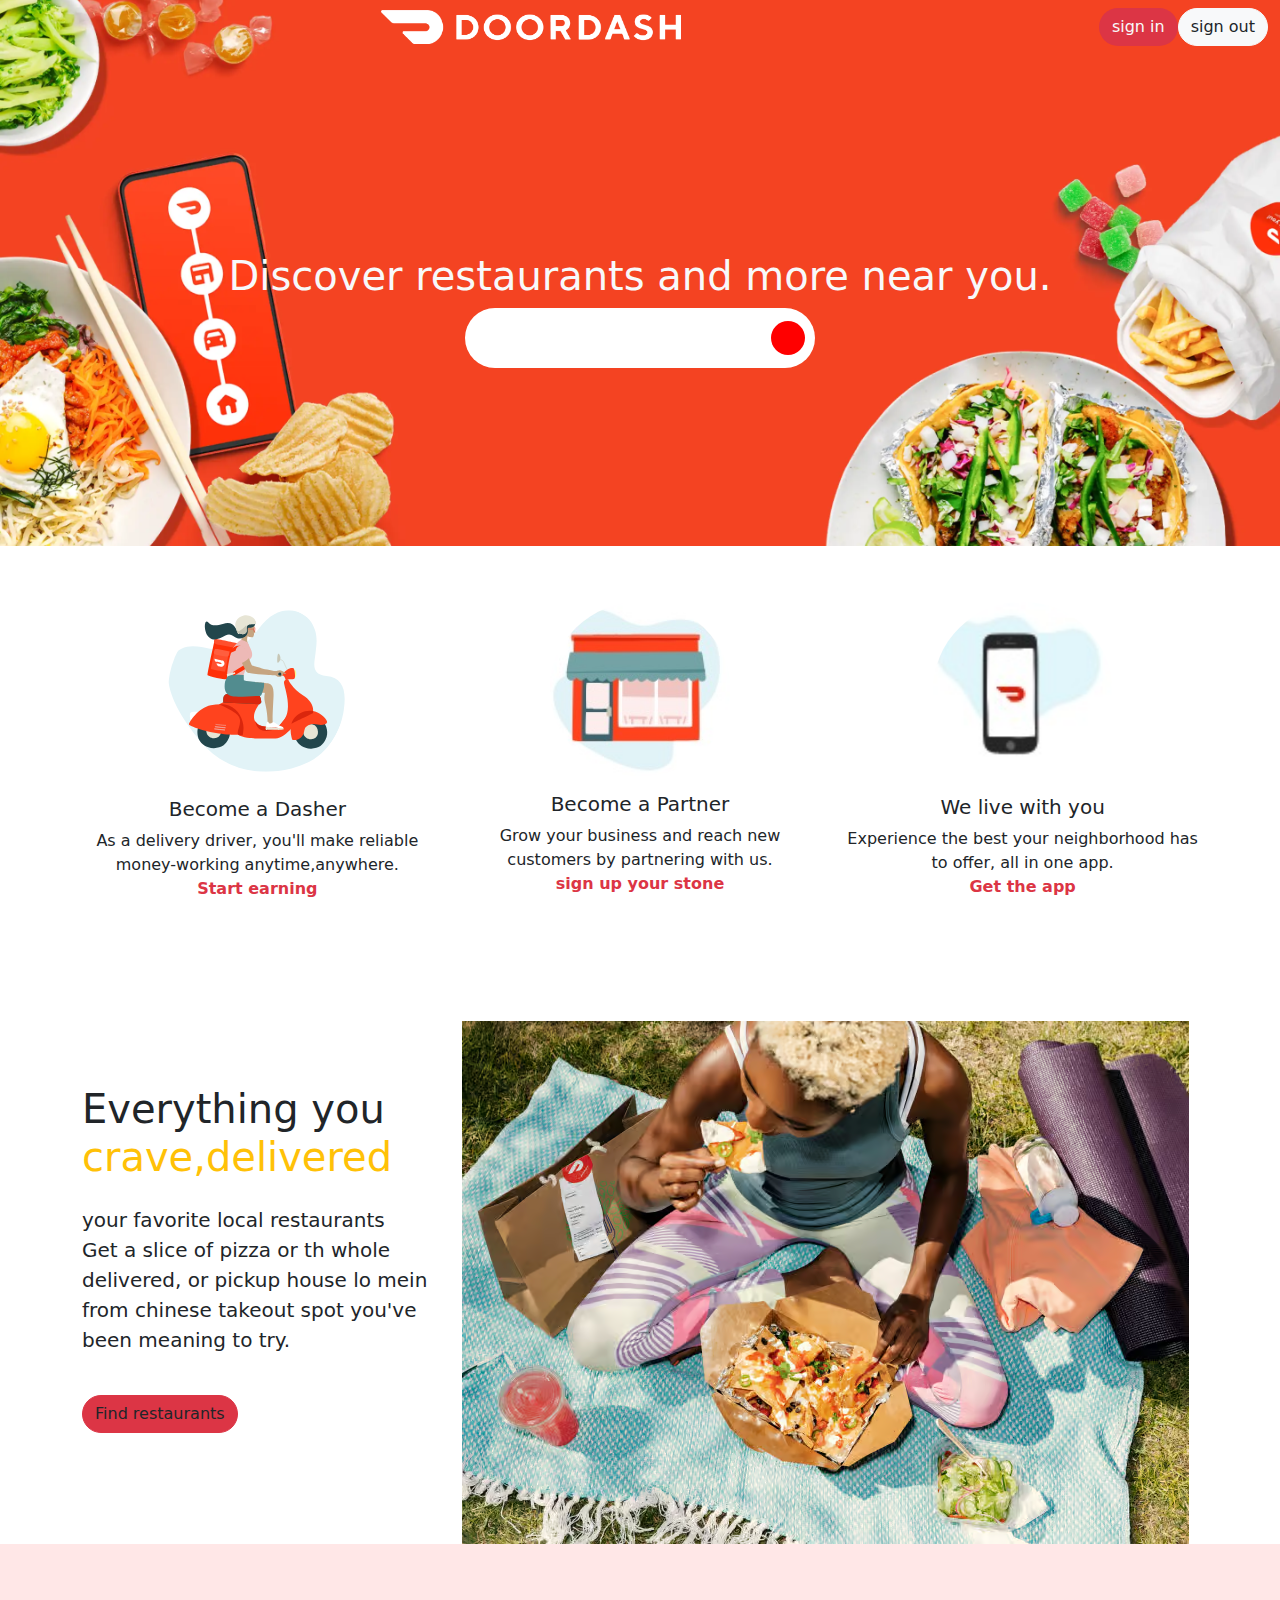
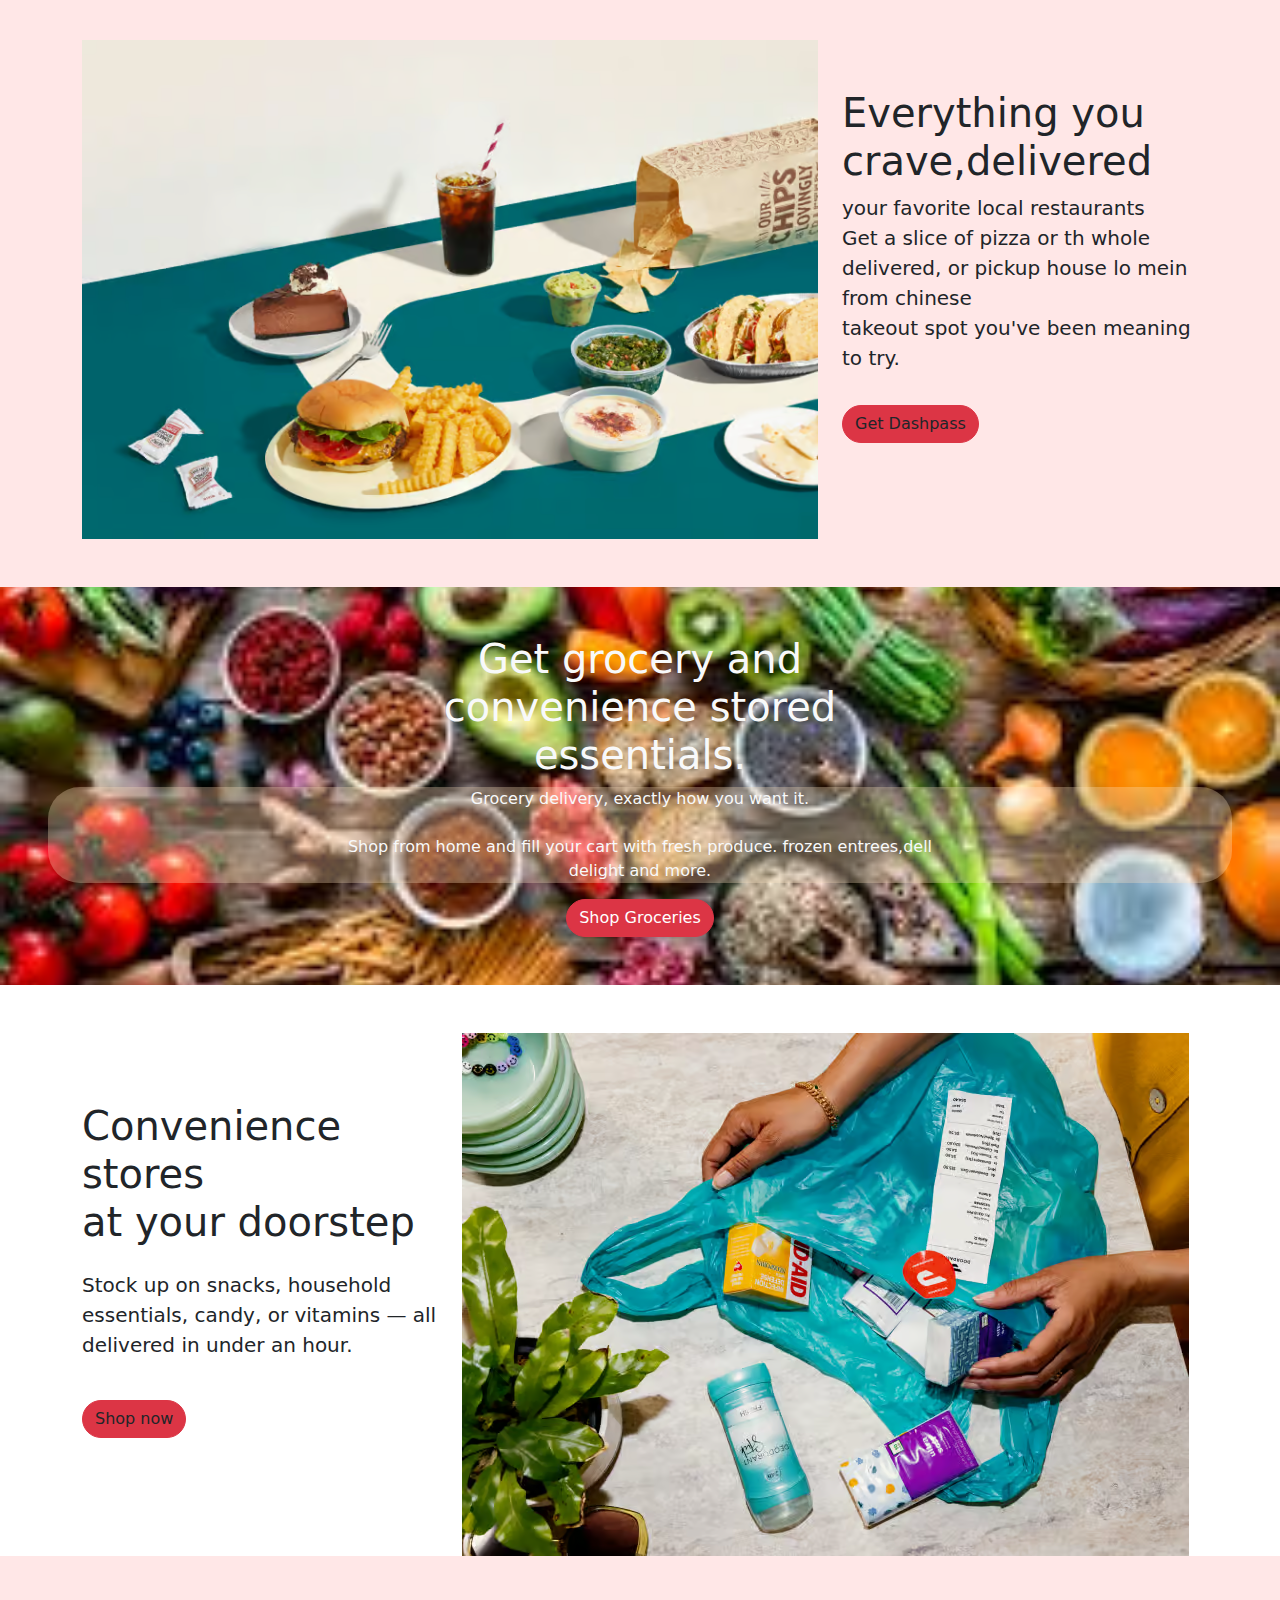
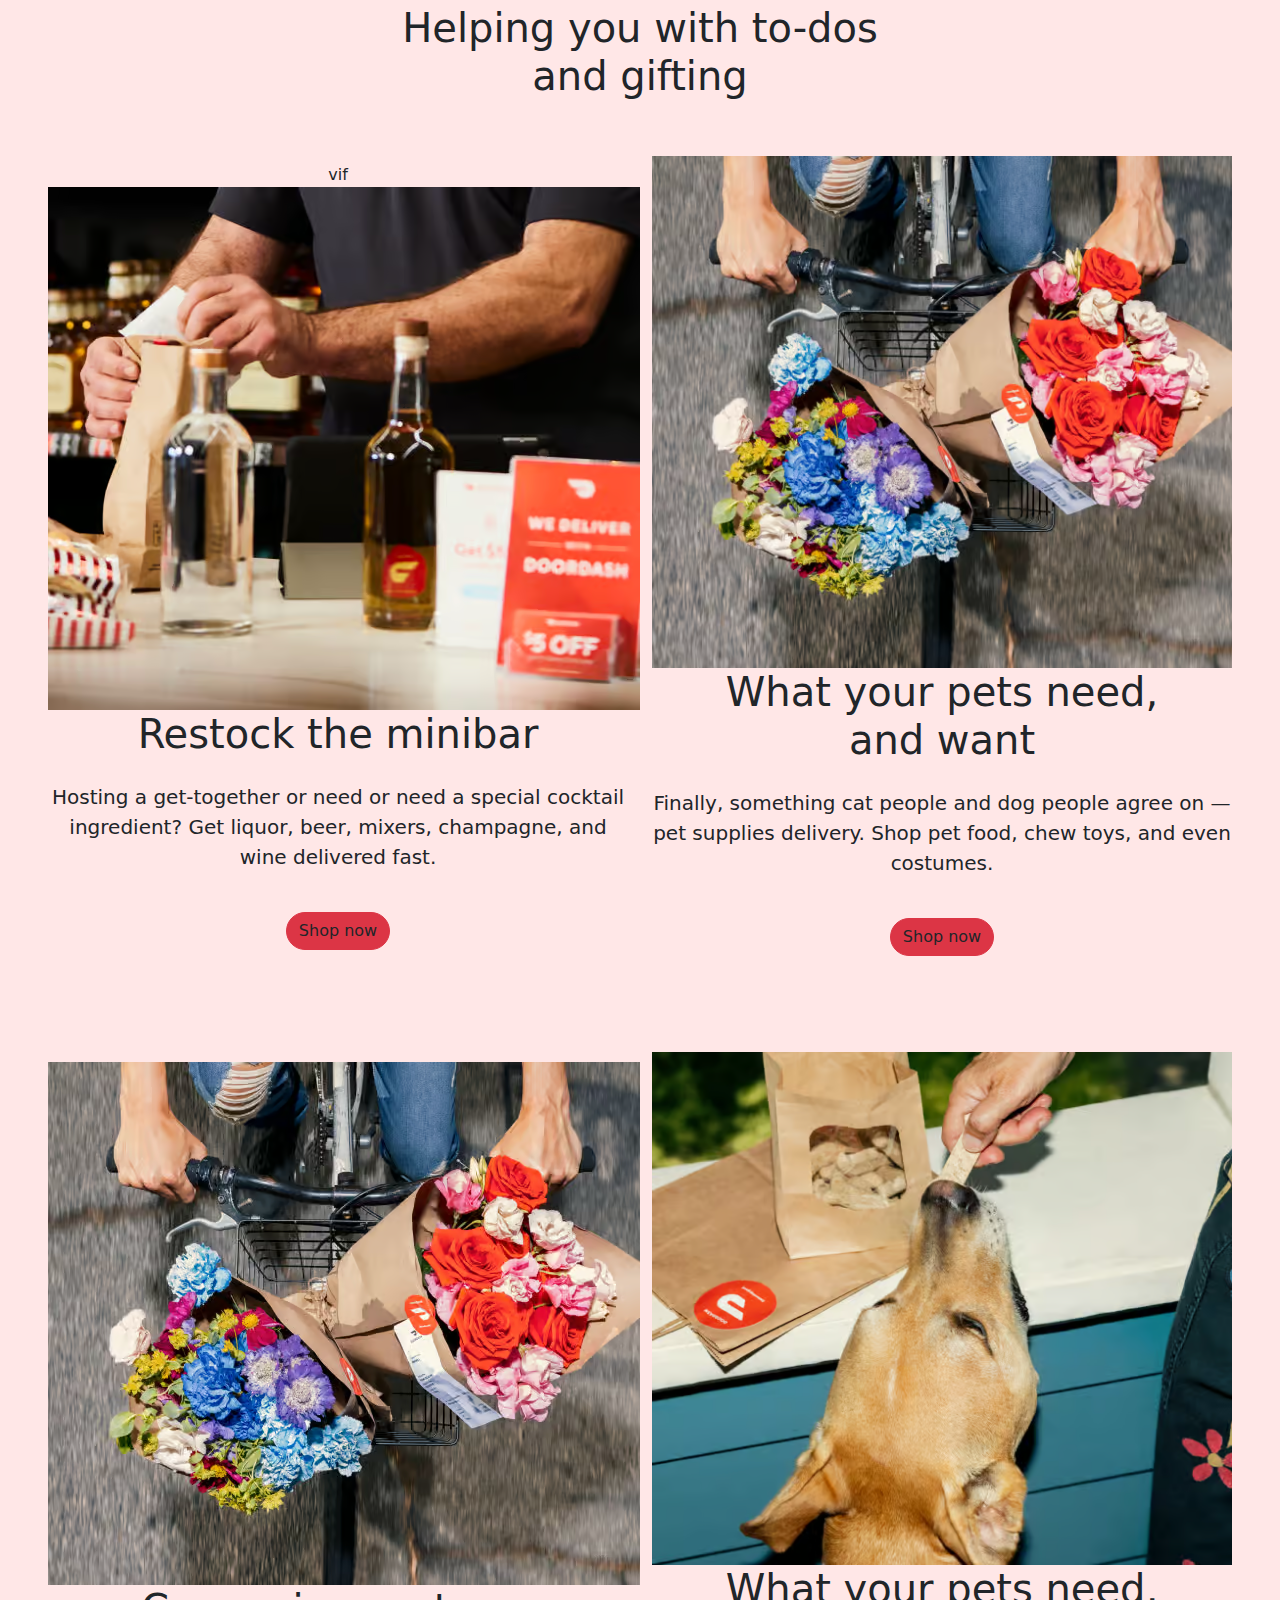
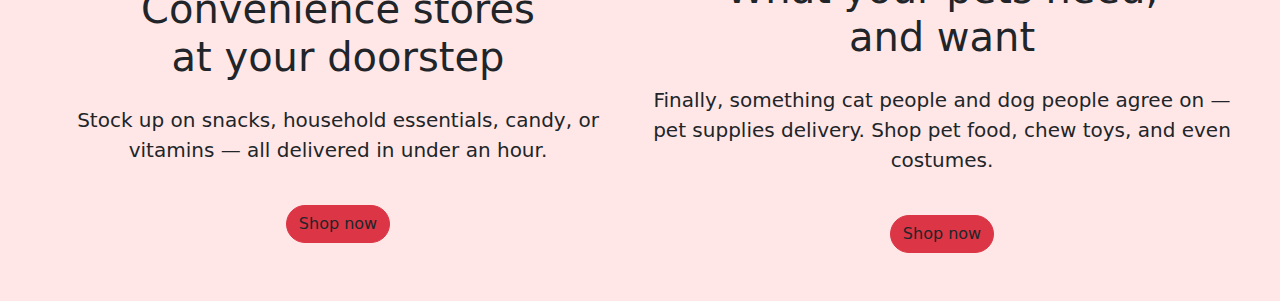
<file: index.html>
<!DOCTYPE html>
<html lang="en">
<head>
    <meta charset="UTF-8">
    <meta name="viewport" content="width=device-width, initial-scale=1.0">
    <title>doordash website</title>
    <link href="https://cdn.jsdelivr.net/npm/bootstrap@5.3.2/dist/css/bootstrap.min.css" rel="stylesheet" integrity="sha384-T3c6CoIi6uLrA9TneNEoa7RxnatzjcDSCmG1MXxSR1GAsXEV/Dwwykc2MPK8M2HN" crossorigin="anonymous">
    <link rel="stylesheet" href="/css/bootstrap.min.css">
    <link rel="stylesheet" href="/style.css">
    <link rel="stylesheet" href="https://cdnjs.cloudflare.com/ajax/libs/font-awesome/6.5.0/css/all.min.css" integrity="sha512-Avb2QiuDEEvB4bZJYdft2mNjVShBftLdPG8FJ0V7irTLQ8Uo0qcPxh4Plq7G5tGm0rU+1SPhVotteLpBERwTkw==" crossorigin="anonymous" referrerpolicy="no-referrer" />
</head>
<body>
    <!-- navbar and hero starts here -->
    <section class="navbar2">
        <div class="navbar1">
            <nav class="navbar navbar-expand-lg bg-sm-light bg-none">
                <div class="container-fluid sm-d-none navc">
                    <div>
                        <p></p>
                    </div>
                  <img src="/images/new2.png" class="m-lg-auto d-lg-flex d-none navbarimage" alt="logo">
                  <div class="d-flex ms-5 botton">
                    <button class="btn btn-outline-none rounded-5 bg-danger text-light " type="submit" >sign in</button>
                    <button class="btn btn-outline-light rounded-5  bg-light text-dark" type="submit">sign out</button>
                  </div>
                </div>
              </nav>
        </div>
       <div class="section1 p-5 text-center">
        <img src="/images/new2.png" class="m-auto d-lg-none d-flex navbari" alt="logo">
        <h1 class="text-light">Discover restaurants and more near you.</h1>
        <div class="navbars">
            <div class="navbarin">
                <i class="fa-solid fa-location-dot search2"></i>
                <input type="text" name="" class="border-none">
            </div>
            <i class="fa-solid fa-arrow-right"></i>
        </div>

        <!-- <form action="">
            <div class="bg-light rounded-5 d-flex justify-content-between search">
                <div class="d-flex align-item-evenly">
                <i class="fa-solid fa-location-dot search2"></i>
                <p></p>
                </div>
                <i class="fa-solid fa-arrow-right"></i>

            </div>
        </form> -->
        
       </div>
    </section>

    <!-- navbar and hero ends here -->

    <!-- first section start here -->
    <section class="p-5 text-light" id="instructors">
    <div class="container p-2">
        <div class="row row-cols-1 row-col-md-4 g-4 text-dark">
  
  
            <div class="col-md-6 col-lg-4">
                <div class=" bg-none">
                    <div class=" text-center">
                        <img src="/images/bikenew.svg" class="rounded-circle mb-3 w-50" alt="">
                        <h5 class="title">Become a Dasher</h5>
                        <p class="">As a delivery driver, you'll make reliable money-working anytime,anywhere. <br><span class="text-danger"><strong>Start earning <i class="fa-solid fa-arrow-right"></i></strong></span></p>
                    </div>
                </div>
            </div>
  
  
            <div class="col-md-6 col-lg-4">
                <div class="bg-none">
                    <div class=" text-center">
                        <img src="images/Web capture_29-11-2023_152619_.jpeg" class="rounded-circle mb-3 w-50" alt="">
                        <h5 class="title">Become a Partner</h5>
                        <p class=""> Grow your business and reach new customers by partnering with us.<br><span class="text-danger"><strong>sign up your stone <i class="fa-solid fa-arrow-right"></i></strong></span></p>
                    </div>
                </div>
            </div>
  
  
            <div class="col-md-6 col-lg-4">
                <div class="bg-none">
                    <div class=" text-center">
                        <img src="images/Web capture_29-11-2023_152652_.jpeg" class="rounded-circle mb-3 w-50 " alt="...">
                        <h5 class="">We live with you</h5>
                        <p class=""> Experience the best your neighborhood has to offer, all in one app.<br><span class="text-danger"><strong>Get the app<i class="fa-solid fa-arrow-right"></i></strong></span></p>
                    </div>
                </div>
            </div>
  
            </div>
  
  
        </div>
  </section>


    <!-- first  section ends here -->
    <section class=" text-dark" id="course">
        <div class="container d-md-flex pink">
            <div class="row align-items-center justify-content-between">
                <div class="col-md">
                    <h1>Everything you <br> <span class="text-warning">crave,delivered</span> </h1>
                    <p class="lead my-4 sm-text-center"><strong>your favorite local restaurants</strong><br>Get a slice of pizza or th whole delivered, or pickup house lo mein from chinese takeout spot you've been meaning to try.</p>
                    <a class="btn btn-danger text-dark mt-3 lead rounded-5" href="#">Find restaurants</a>
                </div>
                <div class="col-md col-lg-8">
                    <img class="img-fluid pt-5" src="/images/everything you.avif" alt="">
                </div>
            </div>
        </div>
      </section>

      <section class=" text-light p-5 pink2" style="background-color: rgba(255, 0, 0, 0.096);" id="course">
        <div class="container d-md-flex">
            <div class="row align-items-center justify-content-between">
                <div class="col-md col-lg-8">
                    <img class="img-fluid pt-5" src="images/dashpass is.avif" alt="">
                </div>
                <div class="col-md text-dark">
                    <h1>Everything you <br>crave,delivered </h1>
                    <p class="lead "><strong>your favorite local restaurants</strong><br>Get a slice of pizza or th whole delivered, or pickup house lo mein from chinese <br>takeout spot you've been meaning to try.</p>
                    <a class="btn btn-danger text-dark mt-3 lead rounded-5" href="#"><i class="bi bi-chevron-right display-10"></i>Get Dashpass</a>
                </div>
            </div>
        </div>
      </section>


    <!-- second  section starts here by samson -->
    <section class="sectionn">
       <div class="section1 p-5 text-center text-light">
        <h1>Get grocery and <br>convenience stored <br>essentials.</h1>
        <p class=" rounded-5" style="background-color: rgba(255, 228, 196, 0.315);">Grocery delivery, exactly how you want it. <br><br>Shop from home and fill your cart with fresh produce. frozen entrees,dell <br>delight and more.</p>
        <a href="#" class="btn btn-danger text-center rounded-5">Shop Groceries</a>
       </div>
    </section>

    <section class=" text-dark" id="course">
        <div class="container d-md-flex pink">
            <div class="row align-items-center justify-content-between">
                <div class="col-md">
                    <h1>Convenience stores  <br> at your doorstep</h1>
                    <p class="lead my-4 sm-text-center">Stock up on snacks, household essentials, candy, or vitamins — all delivered in under an hour.</p>
                    <a class="btn btn-danger text-dark mt-3 lead rounded-5" href="#">Shop now</a>
                </div>
                <div class="col-md col-lg-8">
                    <img class="img-fluid pt-5" src="/images/convenience_desktop.avif" alt="">
                </div>
            </div>
        </div>
      </section>
   
    <!-- second  section ends here -->
    <!-- third partstarts here -->
    <div class="" style="background-color: rgba(255, 0, 0, 0.096);">
        <h1 class="text-center pt-5">Helping you with to-dos <br>and gifting</h1>
    <section class=" text-dark" id="course">
        <div class=" d-md-flex pink">
            <div class="row align-items-center justify-content-between  p-5">
                <div class="col-md col-lg-6 text-center">vif
                    <img src="images/alcohol_desktop.avif" alt="">
                    <h1>Restock the minibar</h1>
                    <p class="lead my-4 sm-text-center">Hosting a get-together or need or need a special cocktail ingredient? Get liquor, beer, mixers, champagne, and wine delivered fast.</p>
                    <a class="btn btn-danger text-dark mt-3 lead rounded-5" href="#">Shop now</a>
                </div>
                <div class="col-md col-lg-6 text-center">
                    <img class="img-fluid"  src="images/flowers_desktop.avif" alt="">
                    <h1>What your pets need, <br> and want</h1>
                    <p class="lead my-4 sm-text-center">Finally, something cat people and dog people agree on — pet supplies delivery. Shop pet food, chew toys, and even costumes.</p>
                    <a class="btn btn-danger text-dark mt-3 lead rounded-5 m-auto" href="#">Shop now</a>
                </div>
            </div>
        </div>
      </section>
    <section class=" text-dark" id="course">
        <div class=" d-md-flex pink">
            <div class="row align-items-center justify-content-between  p-5">
                <div class="col-md col-lg-6 text-center">
                    <img src="images/flowers_desktop.avif" alt="">
                    <h1>Convenience stores  <br> at your doorstep</h1>
                    <p class="lead my-4 sm-text-center">Stock up on snacks, household essentials, candy, or vitamins — all delivered in under an hour.</p>
                    <a class="btn btn-danger text-dark mt-3 lead rounded-5" href="#">Shop now</a>
                </div>
                <div class="col-md col-lg-6 text-center">
                    <img class="img-fluid"  src="/images/pet_supplies_desktop.avif" alt="">
                    <h1>What your pets need, <br> and want</h1>
                    <p class="lead my-4 sm-text-center">Finally, something cat people and dog people agree on — pet supplies delivery. Shop pet food, chew toys, and even costumes.</p>
                    <a class="btn btn-danger text-dark mt-3 lead rounded-5 m-auto" href="#">Shop now</a>
                </div>
            </div>
        </div>
      </section>

      



      </div>
    <!-- third ends here -->

    <!-- footer start here by aniekan-->
    
    <!-- footer end here -->







<script src="/js/bootstrap.bundle.min.js"></script>
    <script src="https://cdn.jsdelivr.net/npm/bootstrap@5.3.2/dist/js/bootstrap.bundle.min.js" integrity="sha384-C6RzsynM9kWDrMNeT87bh95OGNyZPhcTNXj1NW7RuBCsyN/o0jlpcV8Qyq46cDfL" crossorigin="anonymous"></script>
</body>
</html>
</file>
<file: style.css>
*{
  
}
body{
    margin: 0;
    padding: 0;
    
   
}
.navbar2{
    background-image: url(/images/hero_desktop.png);
    background-blend-mode: multiply;
    background-position: center;
    background-size: cover;
    background-repeat: no-repeat;
    padding-bottom: 130px;
}
.navc{
    display: flex;
}
.navbarimage{
    width: 300px;
}
.navbari{
    width: 230px;
}

.navbar1{
    margin-bottom: 150px;
}
.navbars{
    width: 400px;
    max-width: 350px;
    height: 60px;
    background-color: white;
    border-radius: 30px;
    display: flex;
    align-items: center;
    justify-content: space-between;
    padding: 10px;
    margin: auto;


}
.navbars > .navbarin > i{
    font-size: 25px;
    color: rgba(0, 0, 0, 0.568);
    
}
.navbars > .navbarin > input{
    flex: 1;
    width: 200px;
    height: 40px;
    border: none;
}
.navbars > .navbarin > input {
   outline: none;
}
.navbars > i{
    background-color: red;
    border-radius: 50%;
    padding: 17px;
    font-size: 20px;
    color: white;
}

.sectionn{
    background-image: url(images/images\ \(4\).jpg);
    background-blend-mode: multiply;
    background-position: center;
    background-size: cover;
    background-repeat: no-repeat;
}
.section1{
 
}
</file>
